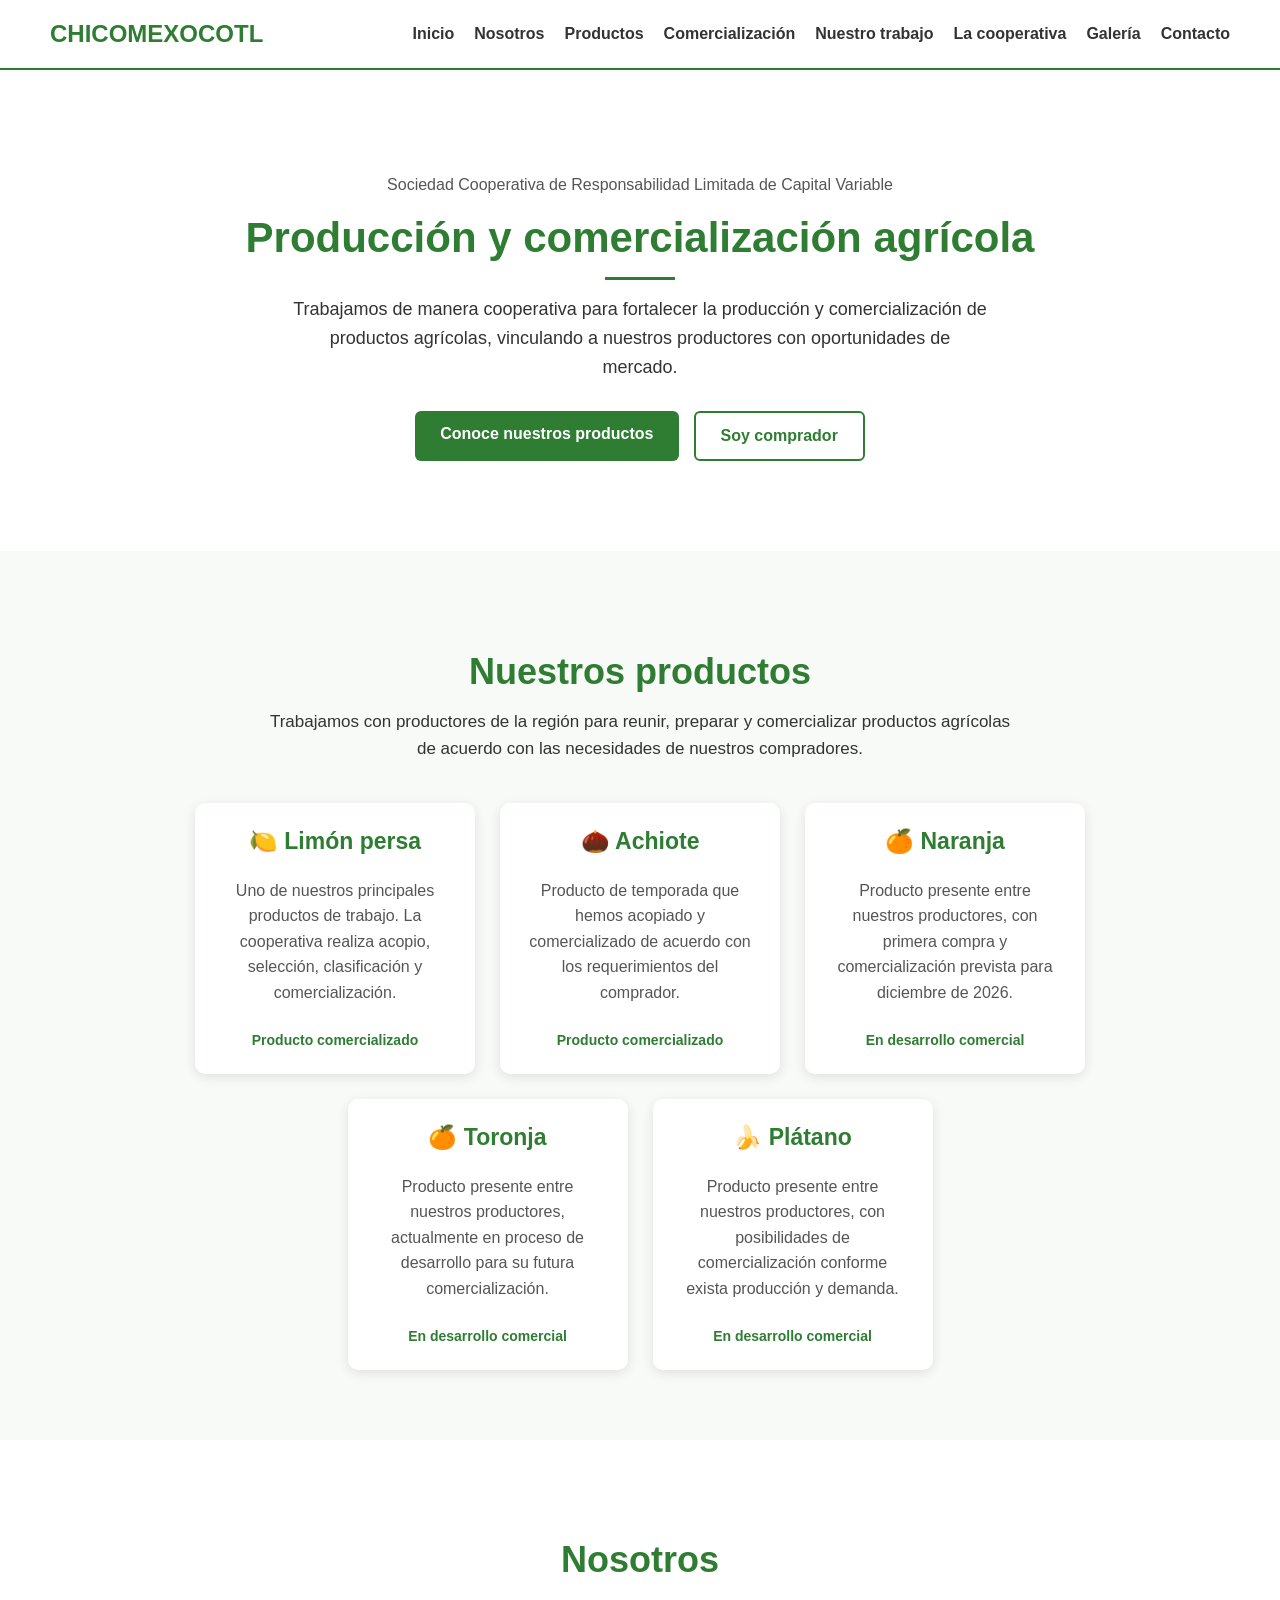
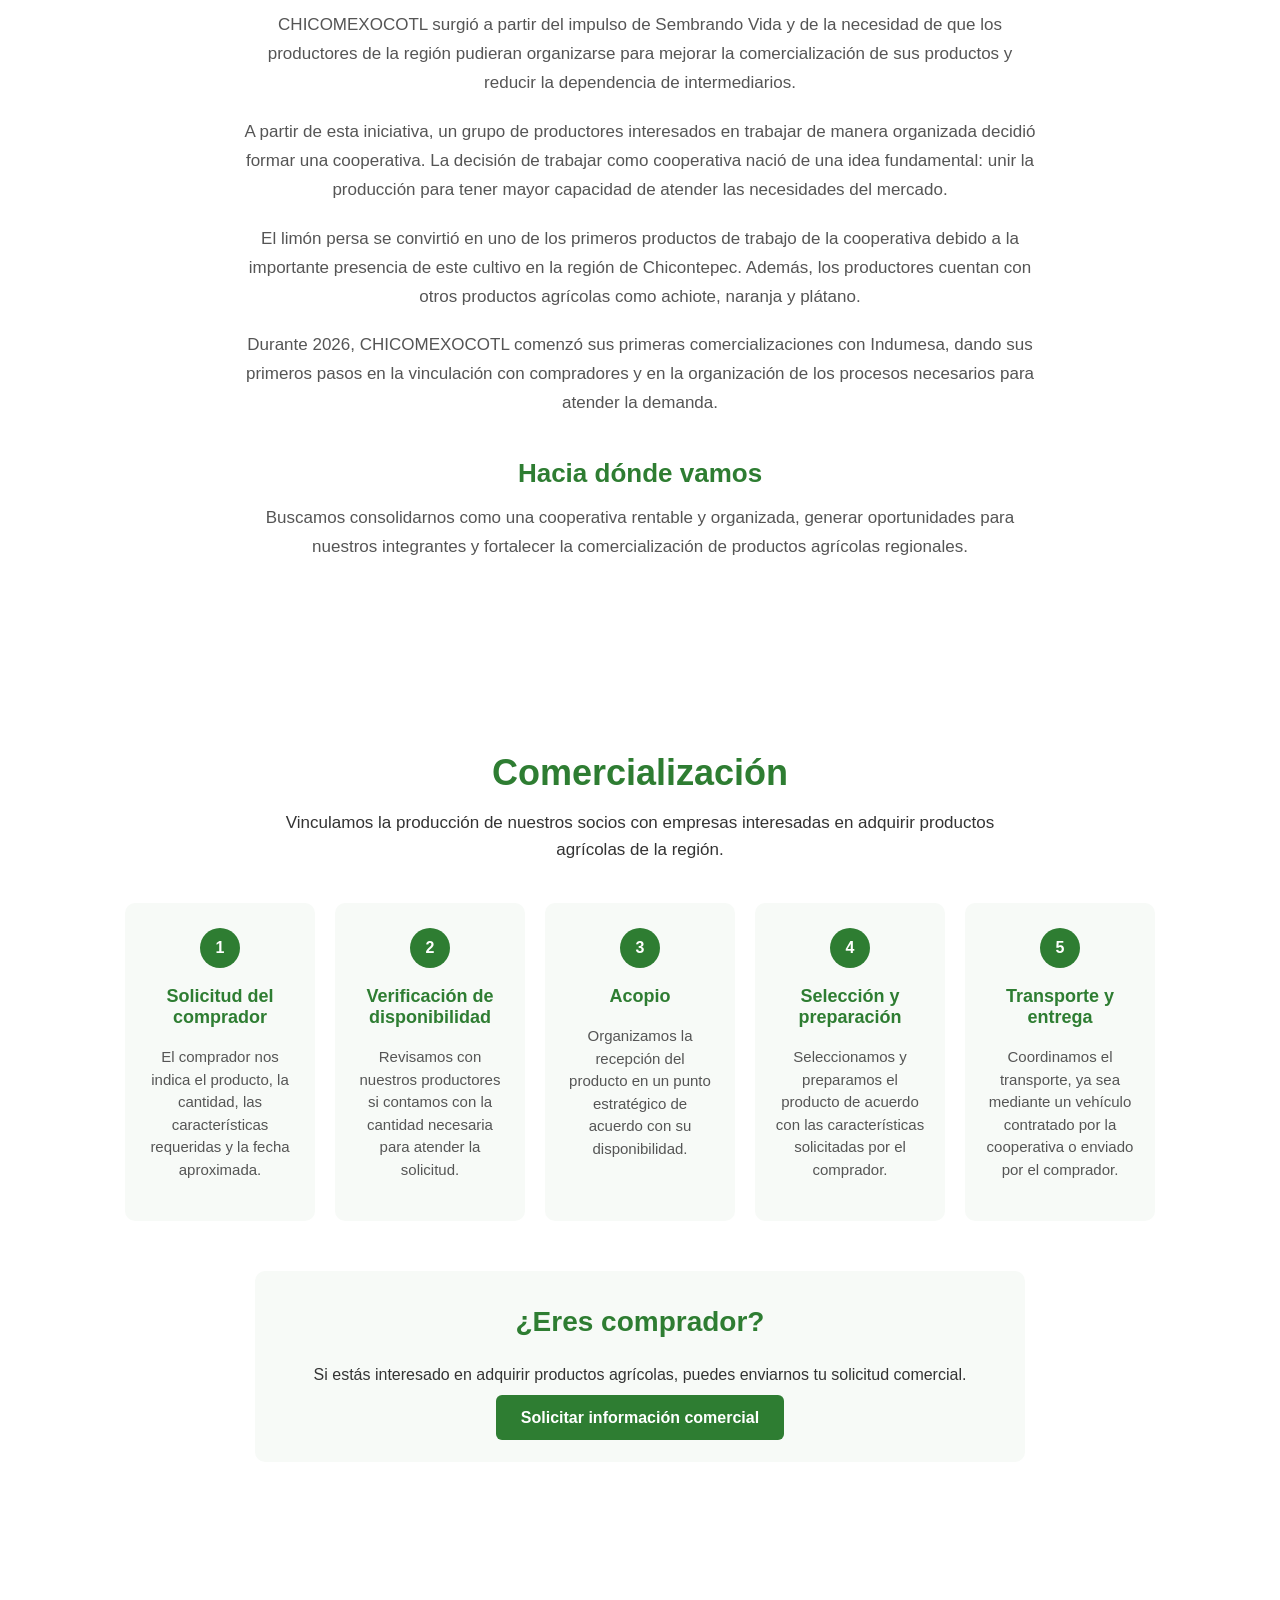
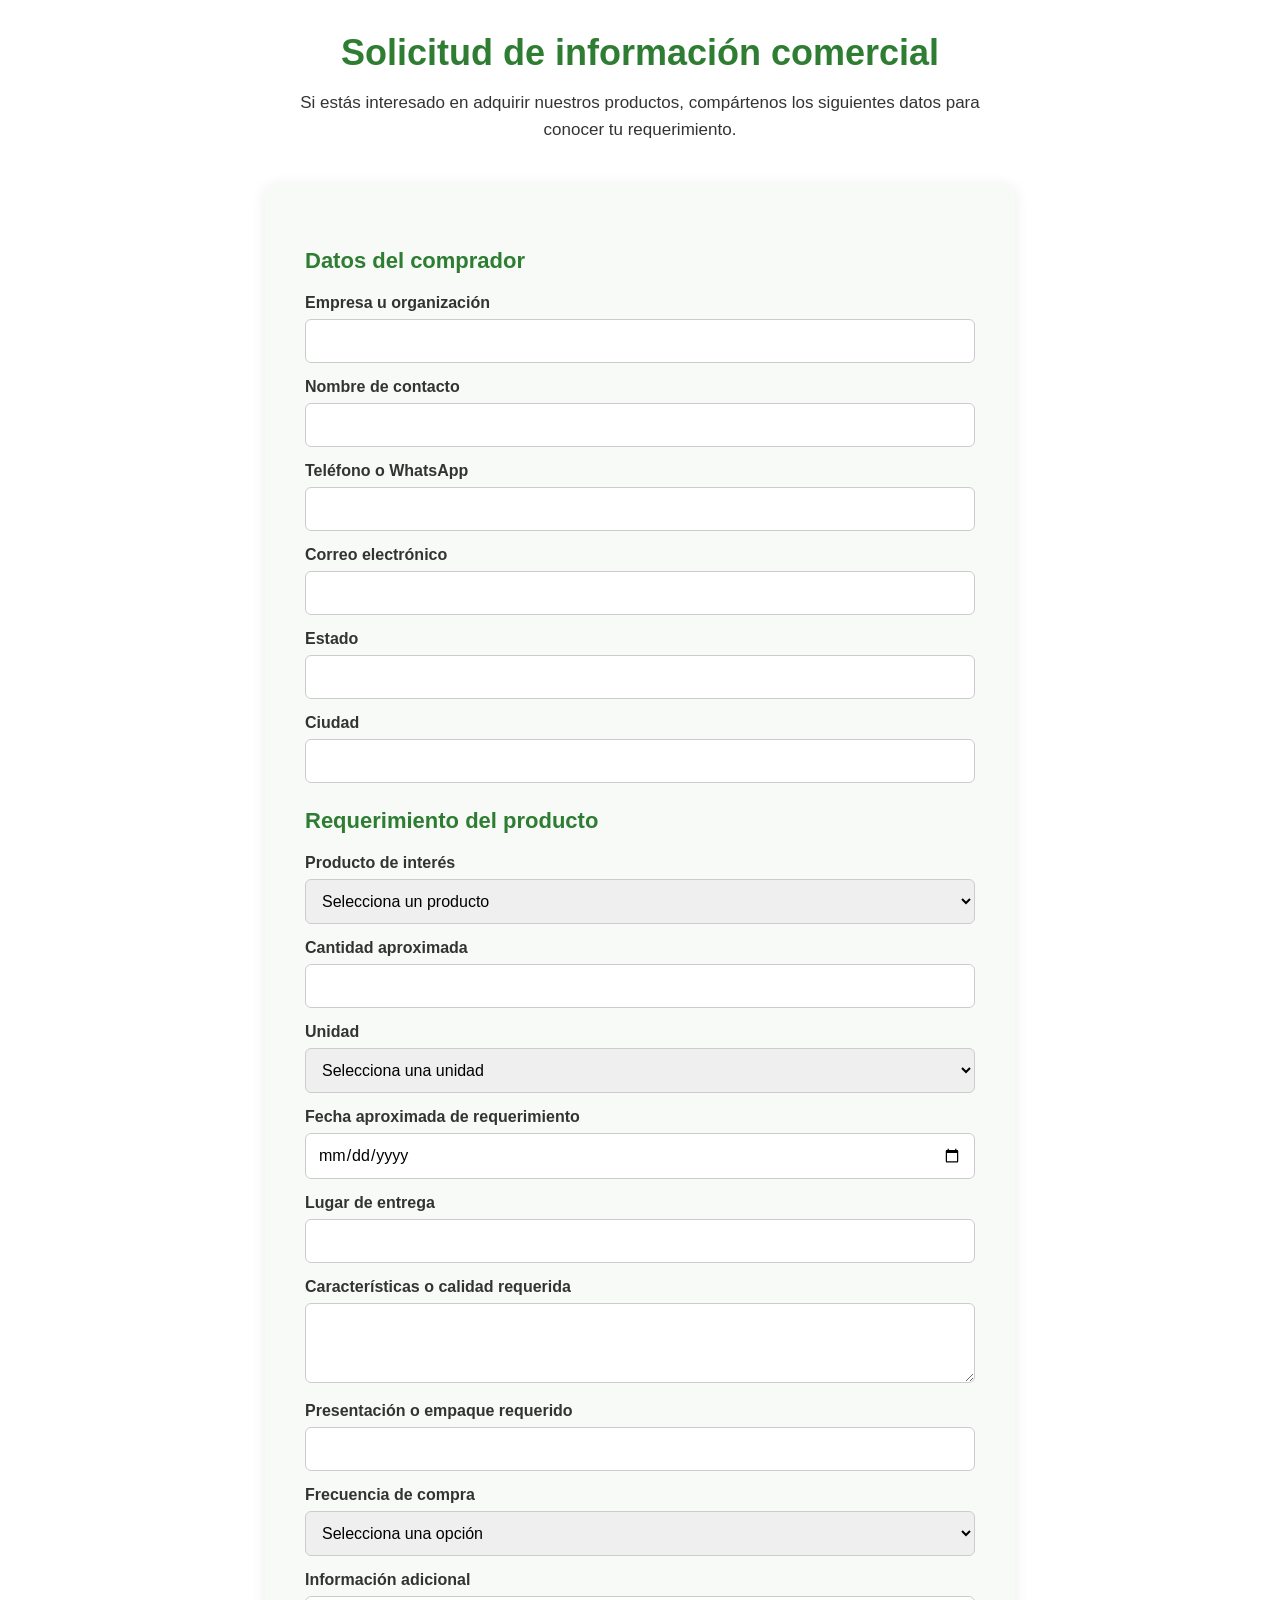
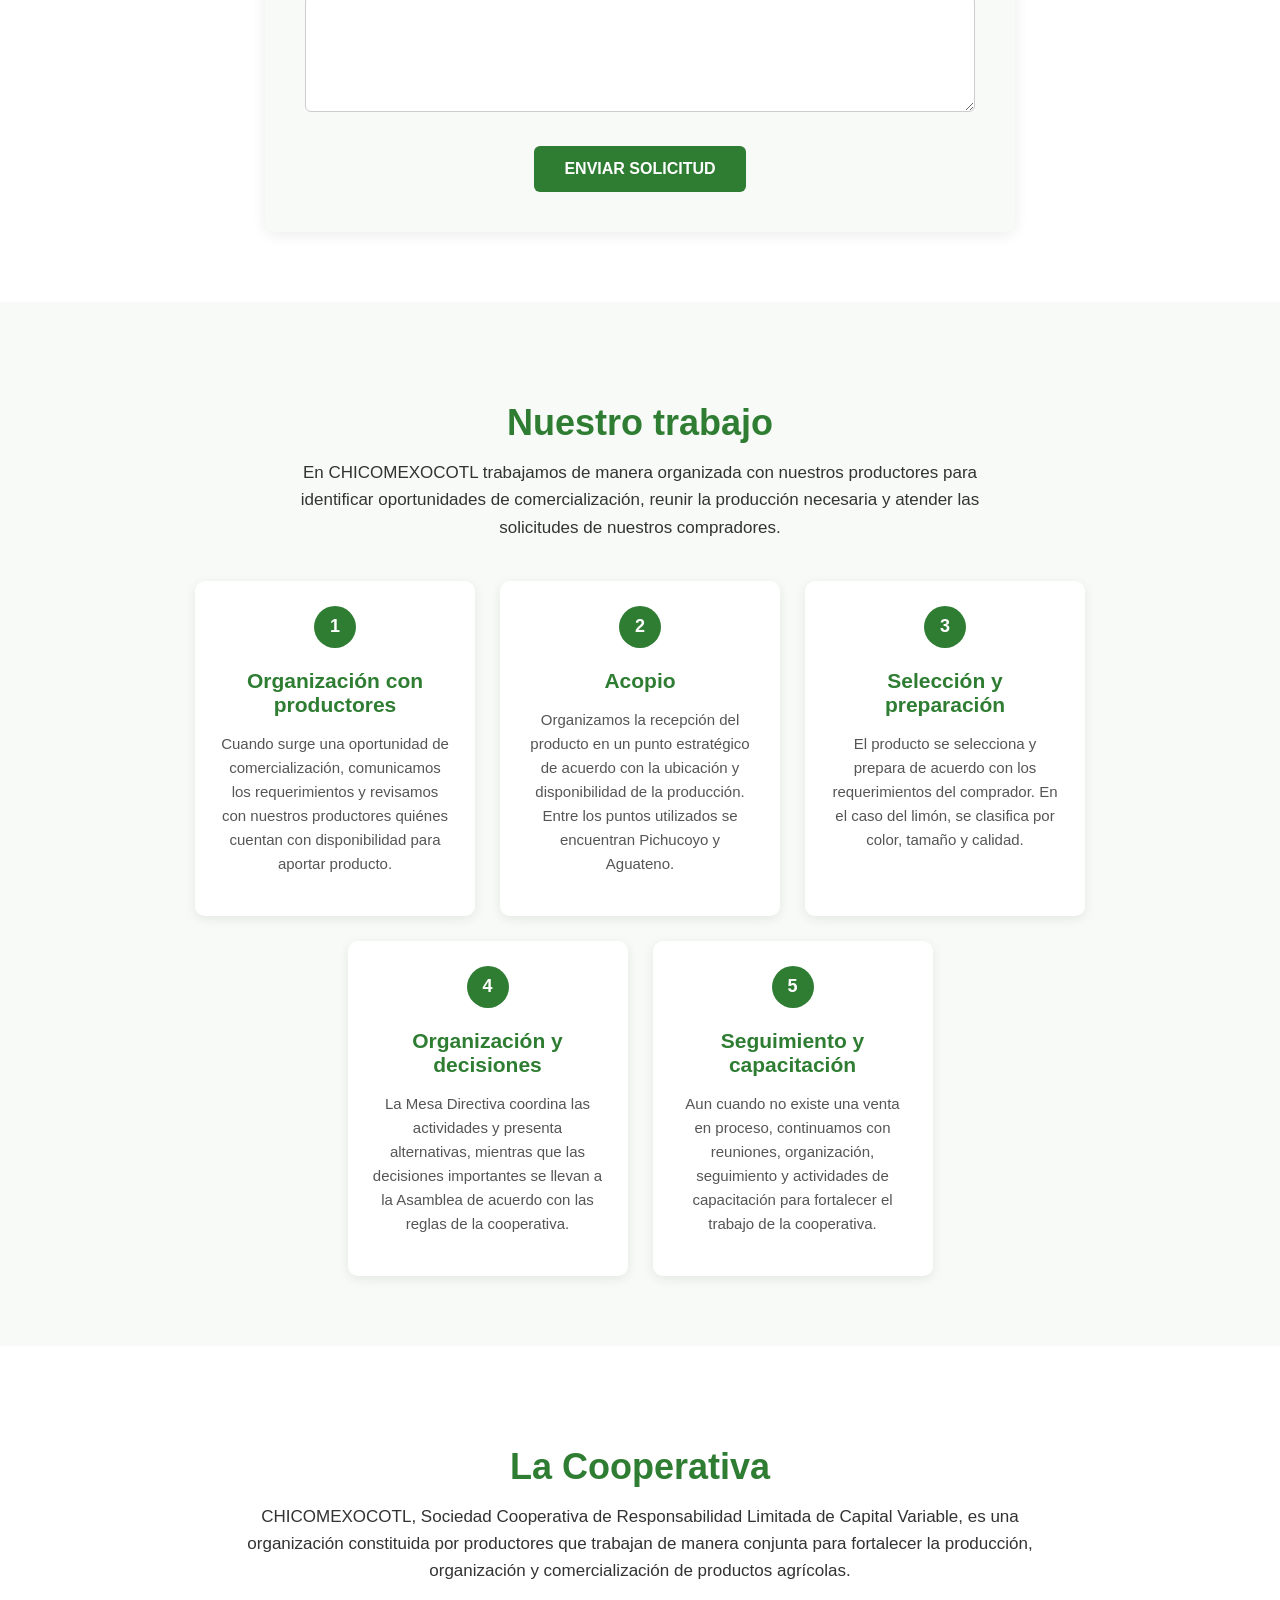
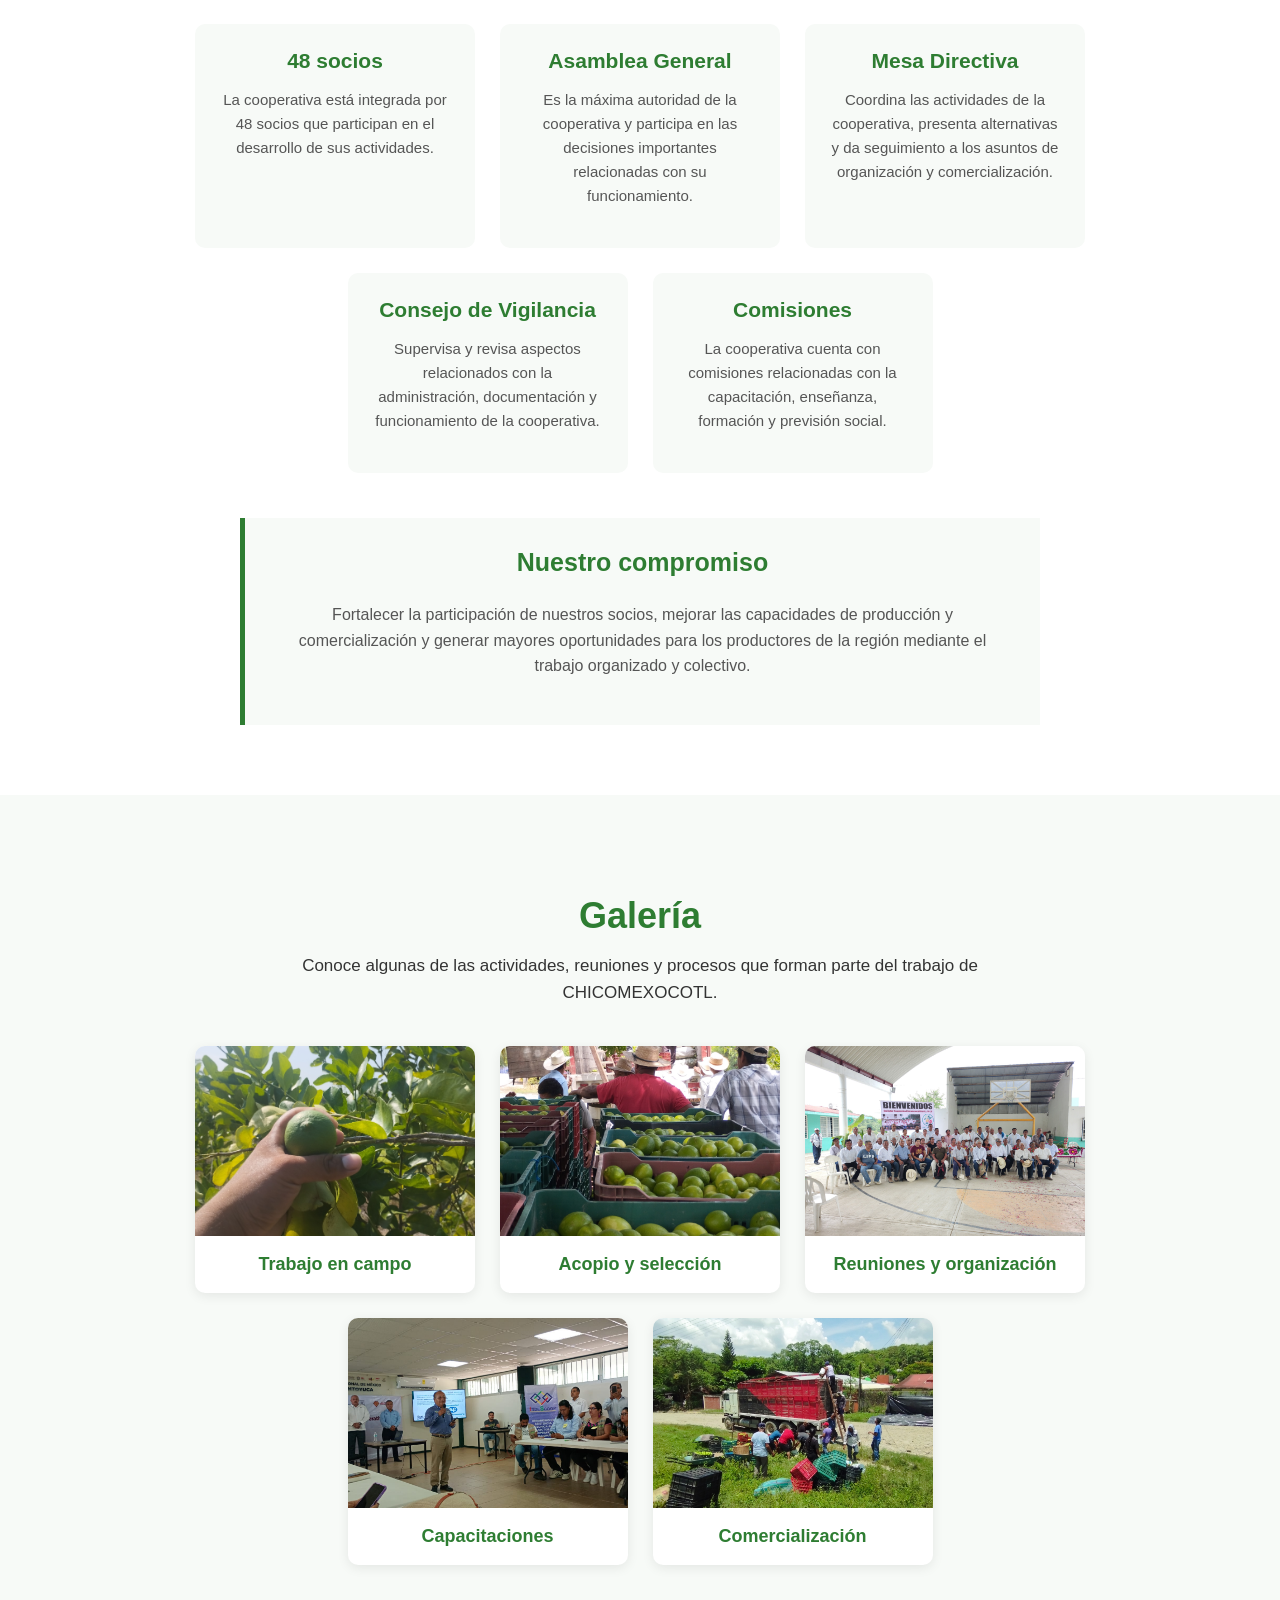
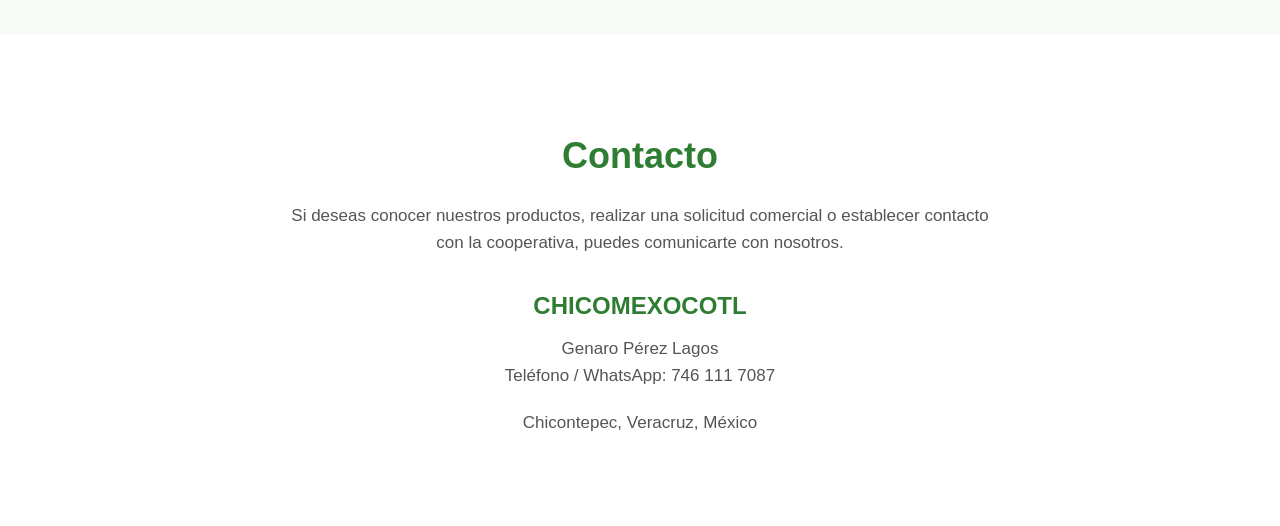
<file: index.html>
<!DOCTYPE html>

<html lang="es">



<head>

    <meta charset="UTF-8">

    <meta name="viewport" content="width=device-width, initial-scale=1.0">

    <title>CHICOMEXOCOTL</title>

    <link rel="stylesheet" href="style.css">

</head>



<body>



    <header>

        <div class="logo">

            CHICOMEXOCOTL

        </div>



        <nav>

            <a href="#inicio">Inicio</a>

            <a href="#nosotros">Nosotros</a>

            <a href="#productos">Productos</a>

            <a href="#comercializacion">Comercialización</a>

            <a href="#nuestro-trabajo">Nuestro trabajo</a>

            <a href="#la-cooperativa">La cooperativa</a>

            <a href="#galeria">Galería</a>

            <a href="#contacto">Contacto</a>

        </nav>

    </header>



    <main>



        <section class="hero" id="inicio">

            <p class="subtitulo">

                Sociedad Cooperativa de Responsabilidad Limitada de Capital Variable

            </p>



            <h1>Producción y comercialización agrícola</h1>



            <p class="descripcion">

                Trabajamos de manera cooperativa para fortalecer la producción

                y comercialización de productos agrícolas, vinculando a nuestros

                productores con oportunidades de mercado.

            </p>



            <div class="botones">

                <a href="#productos" class="boton">Conoce nuestros productos</a>

                <a href="#solicitud-comercial" class="boton boton-secundario">Soy comprador</a>

            </div>

        </section>

        <section class="productos" id="productos">



            <h2>Nuestros productos</h2>



            <p class="productos-intro">

                Trabajamos con productores de la región para reunir,

                preparar y comercializar productos agrícolas de acuerdo

                con las necesidades de nuestros compradores.

            </p>



            <div class="productos-contenedor">



                <div class="producto">

                    <h3>🍋 Limón persa</h3>

                    <p>

                        Uno de nuestros principales productos de trabajo.

                        La cooperativa realiza acopio, selección,

                        clasificación y comercialización.

                    </p>

                    <span>Producto comercializado</span>

                </div>



                <div class="producto">

                    <h3>🌰 Achiote</h3>

                    <p>

                        Producto de temporada que hemos acopiado y

                        comercializado de acuerdo con los requerimientos

                        del comprador.

                    </p>

                    <span>Producto comercializado</span>

                </div>



                <div class="producto">

                    <h3>🍊 Naranja</h3>

                    <p>

                        Producto presente entre nuestros productores,

                        con primera compra y comercialización prevista

                        para diciembre de 2026.

                    </p>

                    <span>En desarrollo comercial</span>

                </div>



                <div class="producto">

                    <h3>🍊 Toronja</h3>

                    <p>

                        Producto presente entre nuestros productores,

                        actualmente en proceso de desarrollo para su

                        futura comercialización.

                    </p>

                    <span>En desarrollo comercial</span>

                </div>



                <div class="producto">

                    <h3>🍌 Plátano</h3>

                    <p>

                        Producto presente entre nuestros productores,

                        con posibilidades de comercialización conforme

                        exista producción y demanda.

                    </p>

                    <span>En desarrollo comercial</span>

                </div>



            </div>



        </section>

        <section class="nosotros" id="nosotros">

<h2>Nosotros</h2>



<p>

    CHICOMEXOCOTL surgió a partir del impulso de Sembrando Vida y de la necesidad de que los productores de la región pudieran organizarse para mejorar la comercialización de sus productos y reducir la dependencia de intermediarios.

</p>



<p>

    A partir de esta iniciativa, un grupo de productores interesados en trabajar de manera organizada decidió formar una cooperativa. La decisión de trabajar como cooperativa nació de una idea fundamental: unir la producción para tener mayor capacidad de atender las necesidades del mercado.

</p>



<p>

    El limón persa se convirtió en uno de los primeros productos de trabajo de la cooperativa debido a la importante presencia de este cultivo en la región de Chicontepec. Además, los productores cuentan con otros productos agrícolas como achiote, naranja y plátano.

</p>



<p>

    Durante 2026, CHICOMEXOCOTL comenzó sus primeras comercializaciones con Indumesa, dando sus primeros pasos en la vinculación con compradores y en la organización de los procesos necesarios para atender la demanda.

</p>



<h3>Hacia dónde vamos</h3>



<p>

    Buscamos consolidarnos como una cooperativa rentable y organizada, generar oportunidades para nuestros integrantes y fortalecer la comercialización de productos agrícolas regionales.

</p>

</section>

        <section class="comercializacion" id="comercializacion">



            <h2>Comercialización</h2>



            <p class="comercializacion-intro">

                Vinculamos la producción de nuestros socios con empresas

                interesadas en adquirir productos agrícolas de la región.

            </p>



            <div class="proceso-comercial">



                <div class="paso">

                    <div class="numero">1</div>

                    <h3>Solicitud del comprador</h3>

                    <p>

                        El comprador nos indica el producto, la cantidad,

                        las características requeridas y la fecha aproximada.

                    </p>

                </div>



                <div class="paso">

                    <div class="numero">2</div>

                    <h3>Verificación de disponibilidad</h3>

                    <p>

                        Revisamos con nuestros productores si contamos

                        con la cantidad necesaria para atender la solicitud.

                    </p>

                </div>



                <div class="paso">

                    <div class="numero">3</div>

                    <h3>Acopio</h3>

                    <p>

                        Organizamos la recepción del producto en un punto

                        estratégico de acuerdo con su disponibilidad.

                    </p>

                </div>



                <div class="paso">

                    <div class="numero">4</div>

                    <h3>Selección y preparación</h3>

                    <p>

                        Seleccionamos y preparamos el producto de acuerdo

                        con las características solicitadas por el comprador.

                    </p>

                </div>



                <div class="paso">

                    <div class="numero">5</div>

                    <h3>Transporte y entrega</h3>

                    <p>

                        Coordinamos el transporte, ya sea mediante un vehículo

                        contratado por la cooperativa o enviado por el comprador.

                    </p>

                </div>



            </div>



            <div class="comprador">

                <h3>¿Eres comprador?</h3>

                <p>

                    Si estás interesado en adquirir productos agrícolas,

                    puedes enviarnos tu solicitud comercial.

                </p>



                <a href="#solicitud-comercial" class="boton">Solicitar información comercial</a>

            </div>



        </section>

        <section class="formulario-comercial">

    <h2 id="solicitud-comercial">Solicitud de información comercial</h2>







            <p>

                Si estás interesado en adquirir nuestros productos,

                compártenos los siguientes datos para conocer tu requerimiento.

            </p>



            <form action="https://formsubmit.co/chicomexocotl.comercial@gmail.com" method="POST">

                <input type="hidden" name="_next" value="https://2217v0151-cpu.github.io/CHICOMEXOCOTL/gracias.html">

    



                <h3>Datos del comprador</h3>



                <label for="empresa">Empresa u organización</label>

                <input type="text" id="empresa" name="empresa">



                <label for="contacto-comprador">Nombre de contacto</label>

                <input type="text" id="contacto-comprador" name="contacto">



                <label for="telefono">Teléfono o WhatsApp</label>

                <input type="tel" id="telefono" name="telefono">



                <label for="correo">Correo electrónico</label>

                <input type="email" id="correo" name="correo">



                <label for="estado">Estado</label>

                <input type="text" id="estado" name="estado">



                <label for="ciudad">Ciudad</label>

                <input type="text" id="ciudad" name="ciudad">





                <h3>Requerimiento del producto</h3>



                <label for="producto">Producto de interés</label>



                <select id="producto" name="producto">

                    <option value="">Selecciona un producto</option>

                    <option value="limon">Limón persa</option>

                    <option value="achiote">Achiote</option>

                    <option value="naranja">Naranja</option>

                    <option value="toronja">Toronja</option>

                    <option value="platano">Plátano</option>

                    <option value="otro">Otro</option>

                </select>



                <label for="cantidad">Cantidad aproximada</label>

                <input type="number" id="cantidad" name="cantidad">



                <label for="unidad">Unidad</label>



                <select id="unidad" name="unidad">

                    <option value="">Selecciona una unidad</option>

                    <option value="kg">Kilogramos</option>

                    <option value="toneladas">Toneladas</option>

                    <option value="otra">Otra</option>

                </select>



                <label for="fecha">Fecha aproximada de requerimiento</label>

                <input type="date" id="fecha" name="fecha">



                <label for="entrega">Lugar de entrega</label>

                <input type="text" id="entrega" name="entrega">

                <label for="calidad">Características o calidad requerida</label>

<textarea id="calidad" name="calidad" rows="3"></textarea>



<label for="presentacion">Presentación o empaque requerido</label>

<input type="text" id="presentacion" name="presentacion">



<label for="frecuencia">Frecuencia de compra</label>

<select id="frecuencia" name="frecuencia">

    <option value="">Selecciona una opción</option>

    <option value="una-vez">Una sola vez</option>

    <option value="semanal">Semanal</option>

    <option value="quincenal">Quincenal</option>

    <option value="mensual">Mensual</option>

    <option value="otra">Otra</option>

</select>



                <label for="mensaje">Información adicional</label>

                <textarea id="mensaje" name="mensaje" rows="5"></textarea>



                <button type="submit">

                    ENVIAR SOLICITUD

                </button>



            </form>



        </section>

        <section class="nuestro-trabajo" id="nuestro-trabajo">



    <h2>Nuestro trabajo</h2>



    <p class="trabajo-intro">

        En CHICOMEXOCOTL trabajamos de manera organizada con nuestros

        productores para identificar oportunidades de comercialización,

        reunir la producción necesaria y atender las solicitudes de nuestros compradores.

    </p>



    <div class="trabajo-contenedor">



        <div class="trabajo-paso">

            <div class="trabajo-numero">1</div>

            <h3>Organización con productores</h3>

            <p>

                Cuando surge una oportunidad de comercialización, comunicamos

                los requerimientos y revisamos con nuestros productores quiénes

                cuentan con disponibilidad para aportar producto.

            </p>

        </div>



        <div class="trabajo-paso">

            <div class="trabajo-numero">2</div>

            <h3>Acopio</h3>

            <p>

                Organizamos la recepción del producto en un punto estratégico

                de acuerdo con la ubicación y disponibilidad de la producción.

                Entre los puntos utilizados se encuentran Pichucoyo y Aguateno.

            </p>

        </div>



        <div class="trabajo-paso">

            <div class="trabajo-numero">3</div>

            <h3>Selección y preparación</h3>

            <p>

                El producto se selecciona y prepara de acuerdo con los

                requerimientos del comprador. En el caso del limón, se

                clasifica por color, tamaño y calidad.

            </p>

        </div>



        <div class="trabajo-paso">

            <div class="trabajo-numero">4</div>

            <h3>Organización y decisiones</h3>

            <p>

                La Mesa Directiva coordina las actividades y presenta

                alternativas, mientras que las decisiones importantes

                se llevan a la Asamblea de acuerdo con las reglas de la cooperativa.

            </p>

        </div>



        <div class="trabajo-paso">

            <div class="trabajo-numero">5</div>

            <h3>Seguimiento y capacitación</h3>

            <p>

                Aun cuando no existe una venta en proceso, continuamos con

                reuniones, organización, seguimiento y actividades de

                capacitación para fortalecer el trabajo de la cooperativa.

            </p>

        </div>



    </div>



</section>

<section class="la-cooperativa" id="la-cooperativa">



    <h2>La Cooperativa</h2>



    <p class="cooperativa-intro">

        CHICOMEXOCOTL, Sociedad Cooperativa de Responsabilidad Limitada

        de Capital Variable, es una organización constituida por productores

        que trabajan de manera conjunta para fortalecer la producción,

        organización y comercialización de productos agrícolas.

    </p>



    <div class="cooperativa-datos">



        <div class="dato-cooperativa">

            <h3>48 socios</h3>

            <p>

                La cooperativa está integrada por 48 socios que participan

                en el desarrollo de sus actividades.

            </p>

        </div>



        <div class="dato-cooperativa">

            <h3>Asamblea General</h3>

            <p>

                Es la máxima autoridad de la cooperativa y participa en las

                decisiones importantes relacionadas con su funcionamiento.

            </p>

        </div>



        <div class="dato-cooperativa">

            <h3>Mesa Directiva</h3>

            <p>

                Coordina las actividades de la cooperativa, presenta

                alternativas y da seguimiento a los asuntos de organización

                y comercialización.

            </p>

        </div>



        <div class="dato-cooperativa">

            <h3>Consejo de Vigilancia</h3>

            <p>

                Supervisa y revisa aspectos relacionados con la administración,

                documentación y funcionamiento de la cooperativa.

            </p>

        </div>



        <div class="dato-cooperativa">

            <h3>Comisiones</h3>

            <p>

                La cooperativa cuenta con comisiones relacionadas con la

                capacitación, enseñanza, formación y previsión social.

            </p>

        </div>



    </div>



    <div class="compromiso-cooperativa">



        <h3>Nuestro compromiso</h3>



        <p>

            Fortalecer la participación de nuestros socios, mejorar las

            capacidades de producción y comercialización y generar mayores

            oportunidades para los productores de la región mediante

            el trabajo organizado y colectivo.

        </p>



    </div>



</section>

<section class="galeria" id="galeria">



    <h2>Galería</h2>



    <p class="galeria-intro">

        Conoce algunas de las actividades, reuniones y procesos

        que forman parte del trabajo de CHICOMEXOCOTL.

    </p>



    <div class="galeria-contenedor">



        <div class="foto">

            <img src="img/campo.jpg" alt="Trabajo en campo">

            <h3>Trabajo en campo</h3>

        </div>



        <div class="foto">

            <img src="img/acopio.jpg" alt="Acopio y selección">

            <h3>Acopio y selección</h3>

        </div>



        <div class="foto">

            <img src="img/reuniones.jpg" alt="Reuniones y organización">

            <h3>Reuniones y organización</h3>

        </div>



        <div class="foto">

            <img src="img/capacitaciones.jpg" alt="Capacitaciones">

            <h3>Capacitaciones</h3>

        </div>



        <div class="foto">

            <img src="img/comercializacion.jpg" alt="Comercialización">

            <h3>Comercialización</h3>

        </div>



    </div>



</section>

<section class="contacto" id="contacto">

<h2>Contacto</h2>



<p>

    Si deseas conocer nuestros productos, realizar una solicitud comercial o establecer contacto con la cooperativa, puedes comunicarte con nosotros.

</p>



<h3>CHICOMEXOCOTL</h3>



<p>

    Genaro Pérez Lagos<br>

    Teléfono / WhatsApp: 746 111 7087

</p>



<p>

    Chicontepec, Veracruz, México

</p>

</section>

    </main>



</body>



</html>
</file>
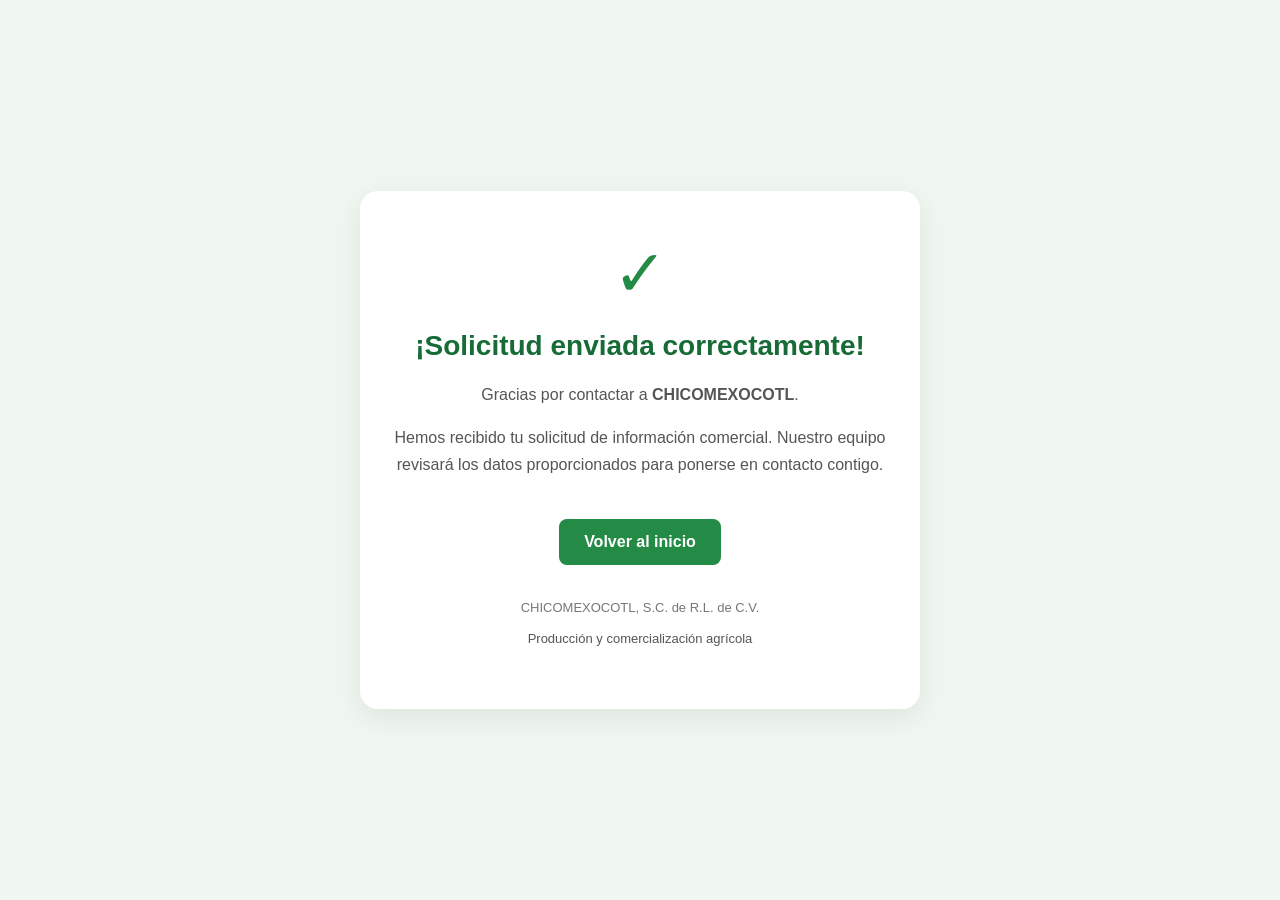
<file: gracias.html>
<!DOCTYPE html>
<html lang="es">
<head>
  <meta charset="UTF-8">
  <meta name="viewport" content="width=device-width, initial-scale=1.0">
  <title>Solicitud recibida | CHICOMEXOCOTL</title>

  <style>
    * {
      box-sizing: border-box;
    }

    body {
      margin: 0;
      min-height: 100vh;
      font-family: Arial, sans-serif;
      background: #f0f7f0;
      display: flex;
      align-items: center;
      justify-content: center;
      padding: 24px;
    }

    .tarjeta {
      background: white;
      max-width: 560px;
      width: 100%;
      padding: 45px 30px;
      border-radius: 18px;
      text-align: center;
      box-shadow: 0 8px 30px rgba(0,0,0,0.08);
    }

    .icono {
      color: #238b45;
      font-size: 65px;
      margin-bottom: 15px;
    }

    h1 {
      color: #176b36;
      font-size: 28px;
    }

    p {
      color: #555;
      line-height: 1.7;
    }

    .boton {
      display: inline-block;
      margin-top: 25px;
      padding: 14px 25px;
      background: #238b45;
      color: white;
      text-decoration: none;
      border-radius: 8px;
      font-weight: bold;
    }

    .boton:hover {
      background: #176b36;
    }

    .marca {
      margin-top: 35px;
      color: #777;
      font-size: 13px;
    }
  </style>
</head>

<body>
  <main class="tarjeta">
    <div class="icono" aria-hidden="true">&#10003;</div>

    <h1>¡Solicitud enviada correctamente!</h1>

    <p>
      Gracias por contactar a
      <strong>CHICOMEXOCOTL</strong>.
    </p>

    <p>
      Hemos recibido tu solicitud de información
      comercial. Nuestro equipo revisará los datos
      proporcionados para ponerse en contacto contigo.
    </p>

    <a class="boton" href="index.html">
      Volver al inicio
    </a>

    <div class="marca">
      CHICOMEXOCOTL, S.C. de R.L. de C.V.
      <p>Producción y comercialización agrícola</p>
    </div>
  </main>
</body>
</html>
</file>
<file: style.css>
/* ESTILOS GENERALES */

body {
    margin: 0;
    font-family: Arial, sans-serif;
    background-color: white;
    color: #333;
}

/* MENÚ */

header {
    display: flex;
    justify-content: space-between;
    align-items: center;
    padding: 20px 50px;
    background-color: white;
    border-bottom: 2px solid #2e7d32;
    position: sticky;
top: 0;
z-index: 1000;
}

.logo {
    font-size: 24px;
    font-weight: bold;
    color: #2e7d32;
}

nav {
    display: flex;
    gap: 20px;
}

nav a {
    text-decoration: none;
    color: #333;
    font-weight: bold;
}

nav a:hover {
    color: #2e7d32;
}

/* INICIO */

.hero {
    text-align: center;
    padding: 90px 20px;
}

.subtitulo {
    color: #555;
    font-size: 16px;
}

.hero h1 {
    color: #2e7d32;
    font-size: 42px;
    margin: 20px 0 15px;
}

.hero h1::after {
    content: "";
    display: block;
    width: 70px;
    height: 3px;
    background-color: #2e7d32;
    margin: 15px auto 0;
}

.descripcion {
    max-width: 700px;
    margin: 0 auto 30px;
    font-size: 18px;
    line-height: 1.6;
}

/* BOTONES */

.botones {
    display: flex;
    justify-content: center;
    gap: 15px;
}

.boton {
    background-color: #2e7d32;
    color: white;
    padding: 14px 25px;
    text-decoration: none;
    border-radius: 6px;
    font-weight: bold;
}

.boton:hover {
    background-color: #1b5e20;
}

.boton-secundario {
    background-color: white;
    color: #2e7d32;
    border: 2px solid #2e7d32;
}
/* PRODUCTOS */

.productos {
    padding: 70px 50px;
    background-color: #f7faf7;
    text-align: center;
}

.productos h2 {
    color: #2e7d32;
    font-size: 36px;
    margin-bottom: 15px;
}

.productos-intro {
    max-width: 750px;
    margin: 0 auto 40px;
    line-height: 1.6;
    font-size: 17px;
}

.productos-contenedor {
    display: flex;
    justify-content: center;
    flex-wrap: wrap;
    gap: 25px;
    max-width: 1100px;
    margin: 0 auto;
}

.producto {
    background-color: white;
    width: 280px;
    padding: 25px;
    border-radius: 10px;
    box-shadow: 0 3px 12px rgba(0, 0, 0, 0.10);
    box-sizing: border-box;
}

.producto h3 {
    color: #2e7d32;
    font-size: 23px;
    margin-top: 0;
}

.producto p {
    font-size: 16px;
    line-height: 1.6;
    color: #555;
}

.producto span {
    display: inline-block;
    margin-top: 10px;
    color: #2e7d32;
    font-weight: bold;
    font-size: 14px;
}
/* COMERCIALIZACIÓN */

.comercializacion {
    padding: 70px 50px;
    background-color: white;
    text-align: center;
}

.comercializacion h2 {
    color: #2e7d32;
    font-size: 36px;
    margin-bottom: 15px;
}

.comercializacion-intro {
    max-width: 750px;
    margin: 0 auto 40px;
    font-size: 17px;
    line-height: 1.6;
}

.proceso-comercial {
    display: flex;
    justify-content: center;
    flex-wrap: wrap;
    gap: 20px;
    max-width: 1100px;
    margin: 0 auto;
}

.paso {
    width: 190px;
    padding: 25px 20px;
    background-color: #f7faf7;
    border-radius: 10px;
    box-sizing: border-box;
}

.numero {
    width: 40px;
    height: 40px;
    margin: 0 auto 15px;
    background-color: #2e7d32;
    color: white;
    border-radius: 50%;
    display: flex;
    align-items: center;
    justify-content: center;
    font-weight: bold;
}

.paso h3 {
    color: #2e7d32;
    font-size: 18px;
}

.paso p {
    font-size: 15px;
    line-height: 1.5;
    color: #555;
}

.comprador {
    max-width: 700px;
    margin: 50px auto 0;
    padding: 35px;
    background-color: #f7faf7;
    border-radius: 10px;
}

.comprador h3 {
    color: #2e7d32;
    font-size: 28px;
    margin-top: 0;
}

.comprador p {
    margin-bottom: 25px;
}
/* FORMULARIO COMERCIAL */

.formulario-comercial {
    padding: 70px 20px;
    background-color: white;
}

.formulario-comercial h2 {
    text-align: center;
    color: #2e7d32;
    font-size: 36px;
    margin-bottom: 15px;
}

.formulario-comercial > p {
    text-align: center;
    max-width: 700px;
    margin: 0 auto 40px;
    font-size: 17px;
    line-height: 1.6;
}

.formulario-comercial form {
    max-width: 750px;
    margin: 0 auto;
    padding: 40px;
    background-color: #f7faf7;
    border-radius: 12px;
    box-shadow: 0 3px 15px rgba(0, 0, 0, 0.08);
    box-sizing: border-box;
}

.formulario-comercial form h3 {
    color: #2e7d32;
    font-size: 22px;
    margin-top: 25px;
    margin-bottom: 20px;
}

.formulario-comercial form h3:first-child {
    margin-top: 0;
}

.formulario-comercial label {
    display: block;
    margin-top: 15px;
    margin-bottom: 7px;
    font-weight: bold;
    color: #333;
}

.formulario-comercial input,
.formulario-comercial select,
.formulario-comercial textarea {
    width: 100%;
    padding: 12px;
    border: 1px solid #ccc;
    border-radius: 6px;
    font-size: 16px;
    box-sizing: border-box;
    font-family: Arial, sans-serif;
}

.formulario-comercial input:focus,
.formulario-comercial select:focus,
.formulario-comercial textarea:focus {
    outline: none;
    border-color: #2e7d32;
}

.formulario-comercial textarea {
    resize: vertical;
}

.formulario-comercial button {
    display: block;
    margin: 30px auto 0;
    padding: 14px 30px;
    background-color: #2e7d32;
    color: white;
    border: none;
    border-radius: 6px;
    font-size: 16px;
    font-weight: bold;
    cursor: pointer;
}

.formulario-comercial button:hover {
    background-color: #1b5e20;
}
/* NUESTRO TRABAJO */

.nuestro-trabajo {
    padding: 70px 20px;
    background-color: #f7faf7;
    text-align: center;
}

.nuestro-trabajo h2 {
    color: #2e7d32;
    font-size: 36px;
    margin-bottom: 15px;
}

.trabajo-intro {
    max-width: 750px;
    margin: 0 auto 40px;
    font-size: 17px;
    line-height: 1.6;
}

.trabajo-contenedor {
    display: flex;
    justify-content: center;
    flex-wrap: wrap;
    gap: 25px;
    max-width: 1100px;
    margin: 0 auto;
}

.trabajo-paso {
    width: 280px;
    padding: 25px;
    background-color: white;
    border-radius: 10px;
    box-shadow: 0 3px 12px rgba(0, 0, 0, 0.08);
    box-sizing: border-box;
}

.trabajo-numero {
    width: 42px;
    height: 42px;
    margin: 0 auto 15px;
    background-color: #2e7d32;
    color: white;
    border-radius: 50%;
    display: flex;
    align-items: center;
    justify-content: center;
    font-weight: bold;
    font-size: 18px;
}

.trabajo-paso h3 {
    color: #2e7d32;
    font-size: 21px;
    margin-bottom: 12px;
}

.trabajo-paso p {
    color: #555;
    font-size: 15px;
    line-height: 1.6;
}
/* LA COOPERATIVA */

.la-cooperativa {
    padding: 70px 20px;
    background-color: white;
    text-align: center;
}

.la-cooperativa h2 {
    color: #2e7d32;
    font-size: 36px;
    margin-bottom: 15px;
}

.cooperativa-intro {
    max-width: 800px;
    margin: 0 auto 40px;
    font-size: 17px;
    line-height: 1.6;
}

.cooperativa-datos {
    display: flex;
    justify-content: center;
    flex-wrap: wrap;
    gap: 25px;
    max-width: 1100px;
    margin: 0 auto;
}

.dato-cooperativa {
    width: 280px;
    padding: 25px;
    background-color: #f7faf7;
    border-radius: 10px;
    box-sizing: border-box;
}

.dato-cooperativa h3 {
    color: #2e7d32;
    font-size: 21px;
    margin-top: 0;
    margin-bottom: 12px;
}

.dato-cooperativa p {
    color: #555;
    font-size: 15px;
    line-height: 1.6;
}

.compromiso-cooperativa {
    max-width: 800px;
    margin: 45px auto 0;
    padding: 30px;
    background-color: #f7faf7;
    border-left: 5px solid #2e7d32;
    box-sizing: border-box;
}

.compromiso-cooperativa h3 {
    color: #2e7d32;
    font-size: 25px;
    margin-top: 0;
}

.compromiso-cooperativa p {
    font-size: 16px;
    line-height: 1.6;
    color: #555;
}
/* GALERÍA */

.galeria {
    padding: 70px 20px;
    background-color: #f7faf7;
    text-align: center;
}

.galeria h2 {
    color: #2e7d32;
    font-size: 36px;
    margin-bottom: 15px;
}

.galeria-intro {
    max-width: 750px;
    margin: 0 auto 40px;
    font-size: 17px;
    line-height: 1.6;
}

.galeria-contenedor {
    display: flex;
    justify-content: center;
    flex-wrap: wrap;
    gap: 25px;
    max-width: 1100px;
    margin: 0 auto;
}

.foto {
    width: 280px;
    background-color: white;
    border-radius: 10px;
    overflow: hidden;
    box-shadow: 0 3px 12px rgba(0, 0, 0, 0.08);
}

.espacio-foto {
    height: 190px;
    background-color: #e8f0e8;
    display: flex;
    align-items: center;
    justify-content: center;
    color: #2e7d32;
    font-size: 18px;
    font-weight: bold;
}

.foto h3 {
    color: #2e7d32;
    font-size: 18px;
    margin: 18px 10px;
}
.foto img {
    width: 100%;
    height: 190px;
    object-fit: cover;
    display: block;
}
.nosotros {
    padding: 70px 20px;
    background-color: white;
    text-align: center;
}

.nosotros h2 {
    color: #2e7d32;
    font-size: 36px;
    margin-bottom: 30px;
}

.nosotros p {
    max-width: 800px;
    margin: 0 auto 20px;
    font-size: 17px;
    line-height: 1.7;
    color: #555;
}

.nosotros h3 {
    color: #2e7d32;
    font-size: 26px;
    margin-top: 40px;
    margin-bottom: 15px;
}
.contacto {
    padding: 70px 20px;
    background-color: white;
    text-align: center;
}

.contacto h2 {
    color: #2e7d32;
    font-size: 36px;
    margin-bottom: 25px;
}

.contacto p {
    max-width: 700px;
    margin: 0 auto 20px;
    font-size: 17px;
    line-height: 1.6;
    color: #555;
}

.contacto h3 {
    color: #2e7d32;
    font-size: 24px;
    margin-top: 35px;
    margin-bottom: 15px;
}
#solicitud-comercial {
    scroll-margin-top: 80px;
}
@media (max-width: 768px) {

    header {
        flex-direction: column;
        padding: 15px 20px;
    }

    nav {
        flex-wrap: wrap;
        justify-content: center;
        gap: 10px 15px;
        margin-top: 15px;
    }

    nav a {
        font-size: 14px;
    }
}
@media (max-width: 768px) {

    .productos,
    .comercializacion,
    .nuestro-trabajo,
    .la-cooperativa,
    .galeria {
        padding-left: 20px;
        padding-right: 20px;
        box-sizing: border-box;
    }

    .producto,
    .paso,
    .trabajo-paso,
    .dato-cooperativa,
    .foto {
        width: 100%;
        max-width: 350px;
    }

}
@media (max-width: 768px) {

    .productos h2,
    .productos-intro,
    .comercializacion h2,
    .comercializacion-intro,
    .nuestro-trabajo h2,
    .trabajo-intro,
    .la-cooperativa h2,
    .cooperativa-intro,
    .galeria h2,
    .galeria-intro {
        margin-left: 10px;
        margin-right: 10px;
    }

}
</file>
